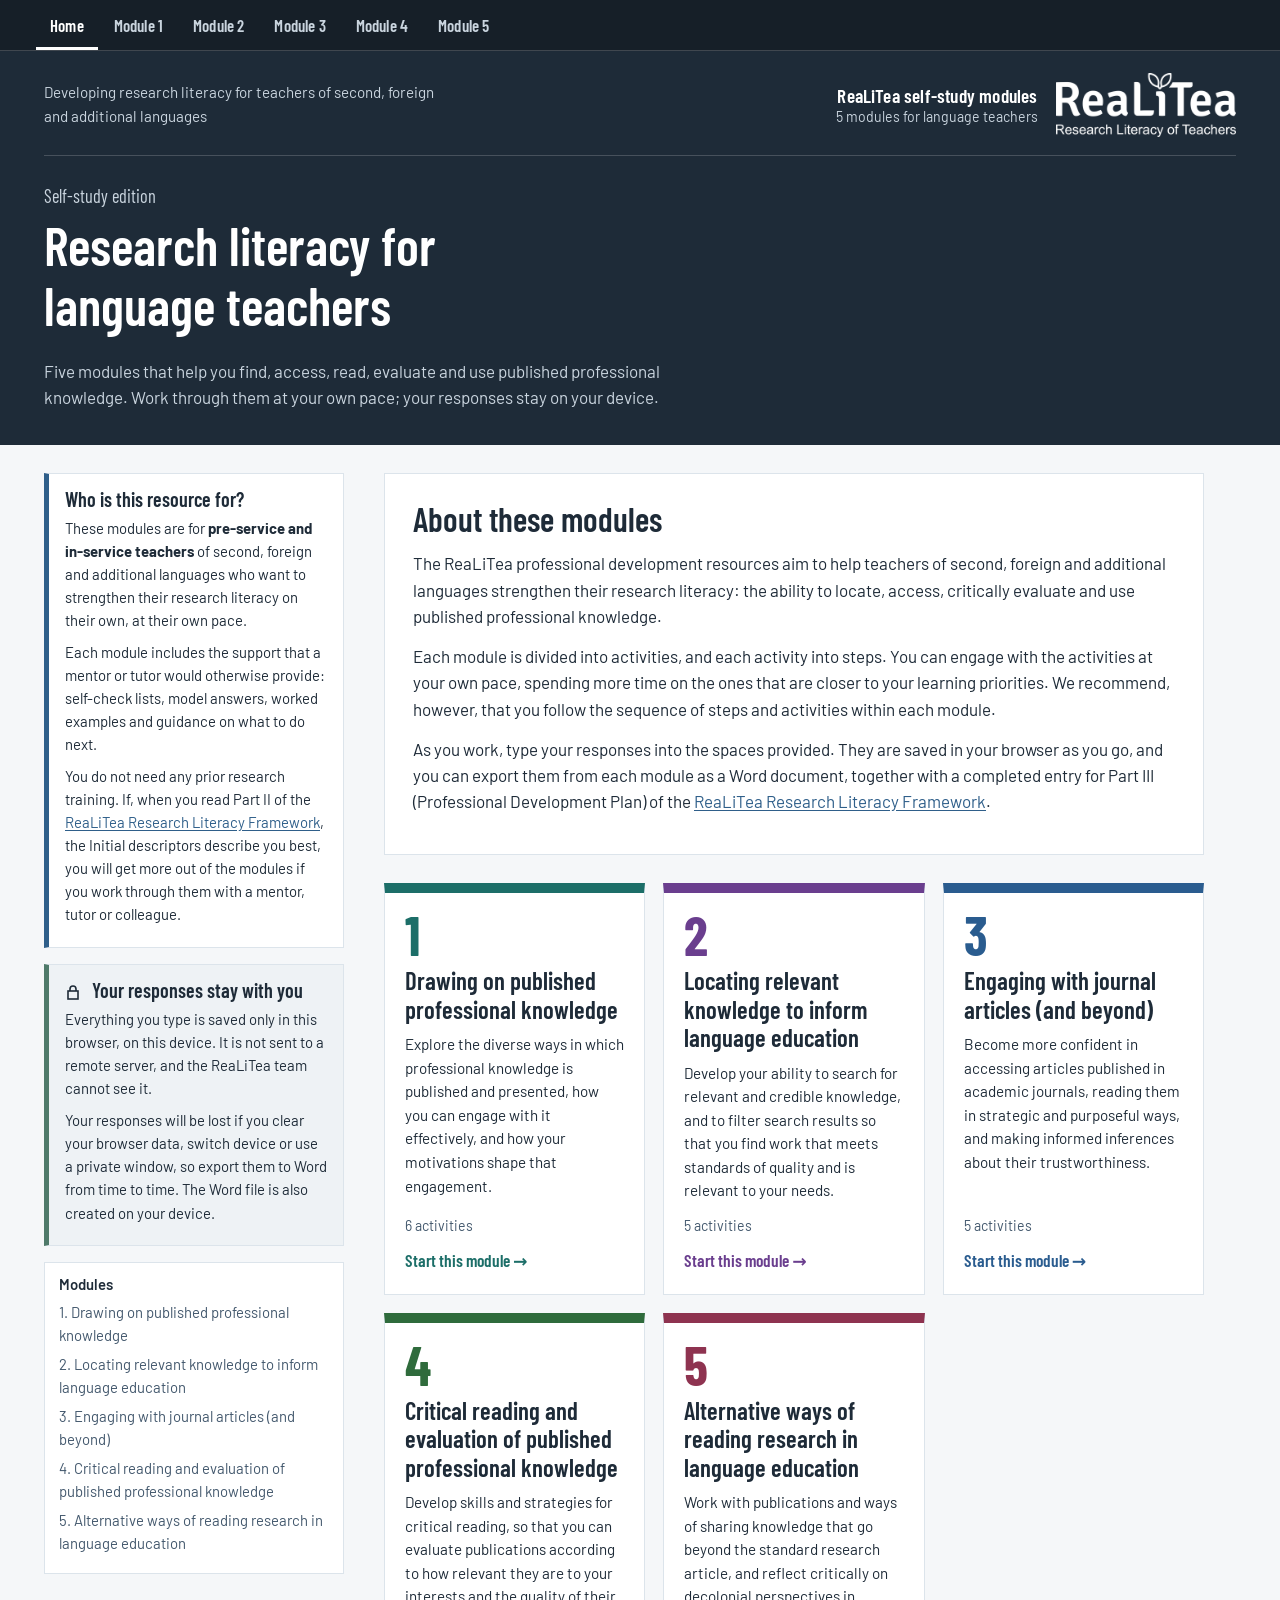
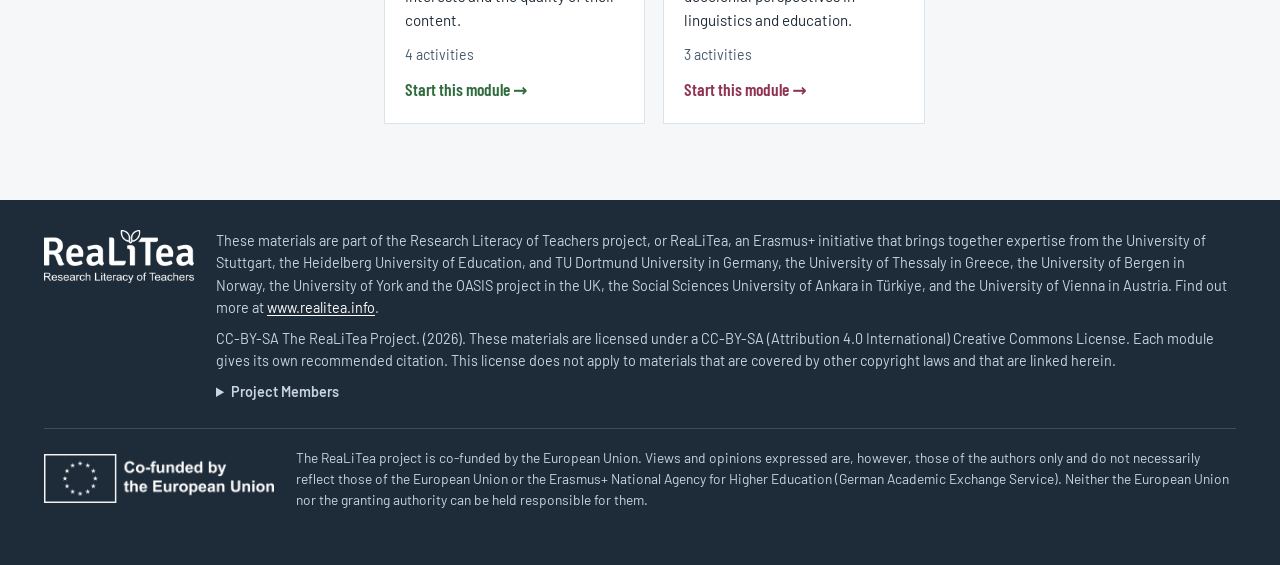
<file: modules/index.html>
<!DOCTYPE html>
<html lang="en-GB">
<head>
<meta charset="utf-8">
<meta name="viewport" content="width=device-width, initial-scale=1">
<title>ReaLiTea self-study modules</title>
<link rel="preconnect" href="https://fonts.googleapis.com">
<link rel="preconnect" href="https://fonts.gstatic.com" crossorigin>
<link href="https://fonts.googleapis.com/css2?family=Barlow:ital,wght@0,400;0,500;0,600;0,700;1,400&family=Barlow+Condensed:wght@600;700&display=swap" rel="stylesheet">
<style>:root{
  color-scheme: light;
  --ink:#1E2B38; --slate:#44596E; --steel:#6E8599; --mist:#DCE4EB; --fog:#EEF2F5; --paper:#FFFFFF; --page:#F5F7F9;
  --action:#2F5F8A; --action-dark:#234A6D; --focus:#E0A100;
  --explain:#5B7690; --worked:#2F5F8A; --branch:#8A6A2F; --voices:#6A5A8A; --resist:#8A3F3F; --expect:#4F7A6A; --options:#44596E;
  --sans:'Barlow',system-ui,-apple-system,'Segoe UI',Roboto,Arial,sans-serif;
  --cond:'Barlow Condensed','Arial Narrow',system-ui,sans-serif;
  /* page theme (overridden per page below) */
  --mast:#1E2B38; --mast-soft:#C9D4DE; --mast-num:#6E8599; --tint:#EEF2F5;
}
/* one colour family per page; layout is shared */
body.theme-home{--mast:#1E2B38;--mast-soft:#C9D4DE;--mast-num:#7F95A9;--action:#2F5F8A;--action-dark:#234A6D;--tint:#EEF2F5;--worked:#2F5F8A}
body.theme-m1{--mast:#123F3D;--mast-soft:#BFDAD6;--mast-num:#5FA39B;--action:#1C6E68;--action-dark:#14524D;--tint:#EAF4F2;--worked:#1C6E68}
body.theme-m2{--mast:#3A2250;--mast-soft:#D9C9E8;--mast-num:#9A78BA;--action:#6A3E8E;--action-dark:#502E6C;--tint:#F3EEF8;--worked:#6A3E8E}
body.theme-m3{--mast:#16304F;--mast-soft:#C6D5E6;--mast-num:#6F93BA;--action:#2A5C8F;--action-dark:#1F466E;--tint:#EDF2F8;--worked:#2A5C8F}
body.theme-m4{--mast:#1F3B26;--mast-soft:#C8DDCB;--mast-num:#6FA07A;--action:#2F6B3C;--action-dark:#23522E;--tint:#EDF5EE;--worked:#2F6B3C}
body.theme-m5{--mast:#4A1C2C;--mast-soft:#EACBD5;--mast-num:#BE7189;--action:#8E3350;--action-dark:#6E263D;--tint:#F8EEF1;--worked:#8E3350}
*{box-sizing:border-box}
html{scroll-padding-top:64px}
body{margin:0;background:var(--page);color:var(--ink);font-family:var(--sans);font-size:17px;line-height:1.55}
a{color:var(--action);text-underline-offset:2px;overflow-wrap:anywhere}
a:hover{color:var(--action-dark)}
:focus-visible{outline:3px solid var(--focus);outline-offset:2px}
p{margin:0 0 .8em} ul,ol{margin:0 0 .9em;padding-left:1.35em} li{margin-bottom:.35em}
.small{font-size:.86rem;color:var(--slate)}
h1,h2,h3{font-family:var(--cond);font-weight:600;line-height:1.15;margin:0}

/* top menu */
.topnav{position:sticky;top:0;z-index:20;background:var(--mast);background-image:linear-gradient(rgba(0,0,0,.28),rgba(0,0,0,.28));border-bottom:1px solid rgba(255,255,255,.18)}
.topnav ul{list-style:none;max-width:1240px;margin:0 auto;padding:0 16px;display:flex;gap:2px;overflow-x:auto}
.topnav li{margin:0;flex:0 0 auto}
.topnav a{display:block;padding:12px 14px 9px;border-bottom:3px solid transparent;font-family:var(--cond);font-weight:600;font-size:1.05rem;letter-spacing:.01em;color:var(--mast-soft);text-decoration:none;white-space:nowrap}
.topnav a:hover,.topnav a:focus-visible{color:#fff;background:rgba(255,255,255,.1)}
.topnav a[aria-current]{color:#fff;border-bottom-color:#fff}
/* masthead */
.masthead{background:var(--mast);color:#fff}
.mast-inner{max-width:1240px;margin:0 auto;padding:22px 24px 34px}
.mast-top{display:flex;justify-content:space-between;align-items:center;gap:20px;margin:0 0 26px;padding-bottom:18px;border-bottom:1px solid rgba(255,255,255,.18)}
.series{font-size:.95rem;color:var(--mast-soft);margin:0;max-width:46ch}
.brand{display:flex;align-items:center;gap:18px;margin-left:auto;text-decoration:none;color:#fff}
.brand-text{text-align:right;line-height:1.25}
.brand-text strong{display:block;font-family:var(--cond);font-weight:600;font-size:1.2rem;letter-spacing:.01em}
.brand-text span{display:block;font-size:.88rem;color:var(--mast-soft)}
.brand img{display:block;height:64px;width:auto}
a.brand:hover .brand-text strong{text-decoration:underline;text-underline-offset:3px}
.mast-title{display:flex;align-items:flex-end;gap:22px}
.mod-num{font-family:var(--cond);font-weight:700;font-size:clamp(5.5rem,14vw,9.5rem);line-height:.78;color:var(--mast-num)}
.mod-label{font-family:var(--cond);font-size:1.15rem;color:var(--mast-soft);margin:0 0 4px}
.masthead h1{font-size:clamp(2rem,4.6vw,3.3rem);max-width:22ch}
.mast-meta{margin:22px 0 0;color:var(--mast-soft);max-width:62ch}
@media (max-width:700px){
  .mast-top{flex-direction:column-reverse;align-items:flex-end}
  .series{align-self:flex-start}
  .brand img{height:48px}
}

/* layout */
.layout{max-width:1240px;margin:0 auto;padding:28px 24px 48px;display:grid;grid-template-columns:300px minmax(0,1fr);gap:40px;align-items:start}
.side{align-self:stretch}
.side-sticky{position:sticky;top:64px;max-height:calc(100vh - 80px);overflow:auto;margin-top:16px}
.main{max-width:820px}
@media (max-width:999px){ .layout{grid-template-columns:minmax(0,1fr);gap:20px;padding:16px 12px 40px} .side-sticky{position:static;max-height:none} }

/* my work panel */
.mywork{background:var(--paper);border:1px solid var(--mist);border-top:4px solid var(--action);padding:16px 16px 18px}
.mywork h2{font-size:1.5rem;margin-bottom:10px}
.status{font-size:.88rem;color:var(--slate);margin:6px 0 10px}
.status-warn{color:var(--resist);font-weight:600}
.inline-check{display:flex;gap:8px;align-items:flex-start;font-size:.92rem;margin:4px 0 12px}
.inline-check input{margin-top:5px}
.mywork .btn{width:100%;margin-top:8px}

.side>*+*{margin-top:16px}
.side-box{background:var(--paper);border:1px solid var(--mist);border-left:5px solid var(--c,var(--action));padding:14px 16px 12px;font-size:.93rem}
.side-box h2{font-size:1.25rem;margin:0 0 6px}
.side-box p{margin:0 0 .6em} .side-box ul{margin:0 0 .6em;padding-left:1.15em} .side-box li{margin-bottom:.25em}
.side-box.local{--c:var(--expect);background:var(--tint)}
.local-icon{display:inline-block;width:1.05em;height:1.05em;vertical-align:-2px;margin-right:6px}
.toc-wrap{margin-top:16px;background:var(--paper);border:1px solid var(--mist)}
.toc-wrap>summary{cursor:pointer;padding:10px 14px;font-family:var(--cond);font-size:1.2rem;font-weight:600}
.toc{padding:0 14px 12px;font-size:.93rem}
.toc a{text-decoration:none;color:var(--ink)} .toc a:hover{color:var(--action);text-decoration:underline}
.toc-a{display:block;font-weight:600;margin:10px 0 4px}
.toc ol{list-style:none;padding:0;margin:0 0 4px;display:flex;flex-wrap:wrap;gap:4px 12px}
.toc li{margin:0} .toc li a{display:inline-flex;align-items:center;gap:6px;color:var(--slate)}
.dot{width:10px;height:10px;border:2px solid var(--steel);display:inline-block}
.dot.done{background:var(--expect);border-color:var(--expect)}

/* buttons & fields */
.btn{font:inherit;font-family:var(--cond);font-size:1.05rem;font-weight:600;letter-spacing:.01em;border:2px solid var(--action);background:var(--paper);color:var(--action);padding:7px 14px;cursor:pointer;border-radius:0;text-decoration:none;display:inline-block}
.btn:hover{background:var(--fog)}
.btn:disabled{opacity:.6;cursor:progress}
.btn-primary{background:var(--action);color:#fff} .btn-primary:hover{background:var(--action-dark);border-color:var(--action-dark)}
.btn-quiet{border-width:1px;font-size:.98rem;padding:5px 11px;margin-top:6px}
.btn-danger{border-color:var(--resist);color:var(--resist);border-width:1px;font-size:.98rem}
.btn-danger:hover{background:#F6ECEC}
.field{margin:14px 0}
.field-label{display:block;font-weight:600;margin-bottom:6px}
input[type=text],textarea,select{font:inherit;font-size:1rem;color:var(--ink);background:#fff;border:1px solid var(--steel);border-radius:0;padding:8px 10px;width:100%}
textarea{resize:vertical;min-height:2.6em;line-height:1.45}
select{width:auto;max-width:100%;padding:6px 8px}
input[type=checkbox],input[type=radio]{width:18px;height:18px;accent-color:var(--action)}
.counter{font-size:.85rem;color:var(--slate);margin-top:4px}
.warn{color:var(--resist);font-size:.9rem;margin:6px 0 0;min-height:1em}

/* overview & activities */
.overview,.activity{background:var(--paper);border:1px solid var(--mist);padding:26px 28px;margin-bottom:28px}
.overview>h2,.activity>h2{font-size:2.1rem;margin-bottom:14px}
.intro-h{font-size:1.4rem;margin:22px 0 8px;color:var(--slate)}
.act-no{display:block;font-size:1.05rem;color:var(--steel);font-weight:600;margin-bottom:2px}
.act-meta{display:grid;grid-template-columns:repeat(3,1fr);gap:0;margin:0 0 20px;border:1px solid var(--mist);font-size:.93rem}
.act-meta>div{padding:12px 14px;border-left:1px solid var(--mist)} .act-meta>div:first-child{border-left:0}
.act-meta dt{font-family:var(--cond);font-weight:600;font-size:1.02rem;color:var(--slate);margin-bottom:4px}
.act-meta dd{margin:0} .act-meta ul{padding-left:1.1em;margin:0}
@media (max-width:700px){ .act-meta{grid-template-columns:1fr} .act-meta>div{border-left:0;border-top:1px solid var(--mist)} .act-meta>div:first-child{border-top:0} .overview,.activity{padding:18px 16px} }

.step{border-top:1px solid var(--mist)}
.step:last-child{border-bottom:1px solid var(--mist)}
.step>summary{cursor:pointer;list-style:none;display:flex;gap:14px;align-items:baseline;padding:14px 4px}
.step>summary::-webkit-details-marker{display:none}
.step>summary::after{content:'+';margin-left:auto;font-family:var(--cond);font-size:1.6rem;line-height:1;color:var(--action)}
.step[open]>summary::after{content:'–'}
.step-no{font-family:var(--cond);font-weight:700;font-size:1.05rem;color:var(--steel);min-width:4.2em}
.step-title{font-family:var(--cond);font-weight:600;font-size:1.35rem}
.step-body{padding:2px 4px 24px}

.instruction{background:var(--tint);border-left:5px solid var(--mast);padding:14px 16px;margin:4px 0 16px}
.instruction p{margin:0;font-weight:500}
.task-tags{display:flex;flex-wrap:wrap;gap:6px;margin-bottom:8px}
.tag{font-size:.8rem;font-weight:600;background:#fff;border:1px solid var(--steel);color:var(--slate);padding:1px 8px}

/* notes */
.note{border:1px solid var(--mist);border-left:5px solid var(--c,var(--explain));background:#fff;padding:12px 16px;margin:16px 0}
.note-explain,.note-note{--c:var(--explain)} .note-provisional{--c:#9A6B00;background:#FFFBEF} .note-ai{--c:#5B4A9E;background:#F6F4FC} .note-model{--c:var(--worked)} .note-worked{--c:var(--worked)} .note-branch{--c:var(--branch)} .note-voices{--c:var(--voices)} .note-resist{--c:var(--resist)} .note-expect{--c:var(--expect)} .note-options{--c:var(--options)}
.note-head{display:flex;flex-wrap:wrap;gap:4px 12px;align-items:baseline;margin-bottom:6px}
.note-kind{font-family:var(--cond);font-weight:700;font-size:1.02rem;color:var(--c)}
.note-title{font-weight:600}
.note-body>:last-child{margin-bottom:0}
details.note>summary{cursor:pointer;list-style:none;display:flex;align-items:baseline}
details.note>summary::-webkit-details-marker{display:none}
details.note>summary .note-head{margin:0}
.note-toggle{margin-left:auto;font-family:var(--cond);font-weight:600;color:var(--action)}
details.note[open] .note-toggle{visibility:hidden}
details.note[open]>summary{margin-bottom:8px}

.legend ul{list-style:none;padding:0;display:flex;flex-wrap:wrap;gap:8px 18px}
.legend li{display:flex;align-items:center;gap:8px;font-size:.93rem}
.swatch{width:14px;height:22px;background:var(--c)}

.quote{margin:12px 0;padding:0}
.quote blockquote{margin:0;padding:12px 16px;background:var(--fog);font-size:.96rem}
.quote blockquote p:last-child{margin:0}
.quote figcaption{font-size:.85rem;color:var(--slate);padding:6px 16px 0}
.sub{border:1px solid var(--mist);margin:10px 0;background:#fff}
.sub>summary{cursor:pointer;padding:10px 14px;font-family:var(--cond);font-weight:600;font-size:1.15rem}
.sub[open]>summary{border-bottom:1px solid var(--mist)}
.sub-body{padding:6px 14px 14px}
.source{border:1px solid var(--mist);border-left:5px solid var(--slate);padding:12px 16px;margin:12px 0;background:#fff}
.source-title{font-family:var(--cond);font-weight:600;font-size:1.15rem;margin-bottom:4px}
.source-cite{font-size:.92rem;margin-bottom:4px}
.email{white-space:pre-wrap;font-family:var(--sans);font-size:.95rem;background:var(--fog);padding:12px 14px;margin:6px 0 0}

/* tables */
.scroll{overflow-x:auto;max-width:100%}
table{border-collapse:collapse;width:100%;font-size:.94rem}
th,td{border:1px solid var(--mist);padding:8px 10px;text-align:left;vertical-align:top}
thead th{background:var(--mist);font-family:var(--cond);font-weight:600;font-size:1rem}
tbody th{font-weight:500;background:#FBFCFD}
table.grid{min-width:560px}
table.grid td{padding:5px}
table.grid textarea{border-color:var(--mist);min-height:3.2em}
table.grid textarea:focus{border-color:var(--steel)}
tr.group th{background:var(--fog);font-family:var(--cond);font-weight:600;font-size:1rem}
.cell-check{display:flex;justify-content:center;padding-top:6px}
.cell-mark{display:flex;flex-direction:column;gap:4px}
.grid-block{margin:16px 0}
.grid-block>.btn{margin-top:8px}
table.rank .rank-cell{width:72px;text-align:center}
table.rate td.rate-cell{text-align:center;vertical-align:middle}
ul.plain{list-style:none;padding:0;margin:0}
ul.plain li{margin:0 0 2px}

.checkbox-block{margin:18px 0;padding:12px 16px;border:1px dashed var(--steel);background:#fff}
.checkbox-block.selfcheck{border-style:solid;border-color:var(--mist);border-left:5px solid var(--expect)}
.checks-label{font-family:var(--cond);font-weight:700;font-size:1.05rem;color:var(--expect);margin-bottom:8px}
.checks{list-style:none;padding:0;margin:0}
.checks li{display:flex;gap:10px;align-items:flex-start;margin-bottom:6px}
.checks input{margin-top:4px;flex:none}

.match{margin:16px 0}
.match-options{display:grid;grid-template-columns:auto 1fr;gap:6px 12px;background:var(--fog);padding:12px 14px;margin:0 0 12px}
.match-options dt{font-family:var(--cond);font-weight:700}
.match-options dd{margin:0}
.match-items{padding-left:0;list-style:none}
.match-items li{display:flex;justify-content:space-between;gap:12px;align-items:center;border-bottom:1px solid var(--mist);padding:6px 0}

.reveal{margin:16px 0}
.btn-reveal{border-color:var(--worked);color:var(--worked)}
.reveal-prompt{border-left:5px solid var(--branch);background:#FBF7EF;padding:10px 14px;margin-top:8px}
.reveal-prompt p{margin:0}
.reveal-panel{border:1px solid var(--mist);border-top:3px solid var(--worked);padding:12px 16px;margin-top:8px}
.reveal-panel>div>:last-child{margin-bottom:0}
.score{font-weight:700;font-family:var(--cond);font-size:1.2rem}

.portfolio{border-top:4px solid var(--action)}
.export-again{margin-top:18px}

/* module-to-module navigation */
.pager{display:flex;flex-wrap:wrap;justify-content:space-between;gap:10px;margin:0 0 28px}
.pager a{flex:1 1 200px;background:var(--paper);border:1px solid var(--mist);border-top:4px solid var(--action);padding:12px 16px;text-decoration:none;color:var(--ink)}
.pager a:hover{background:var(--tint)}
.pager small{display:block;font-family:var(--cond);font-weight:600;font-size:.98rem;color:var(--action)}
.pager .next{text-align:right}

/* charts, media, provisional */
.bars{margin:14px 0;border:1px solid var(--mist);background:#fff;padding:14px 16px}
.bars-title{font-family:var(--cond);font-weight:600;font-size:1.15rem;margin-bottom:8px}
.bar-row{display:grid;grid-template-columns:minmax(0,1.5fr) minmax(0,1fr) 3.2em;gap:10px;align-items:center;font-size:.9rem;padding:4px 0;border-top:1px solid var(--fog)}
.bar-row:first-of-type{border-top:0}
.bar-track{background:var(--fog);height:14px}
.bar-fill{background:var(--action);height:14px}
.bar-val{text-align:right;font-variant-numeric:tabular-nums;font-weight:600}
@media (max-width:600px){.bar-row{grid-template-columns:minmax(0,1fr) 3.2em}.bar-track{grid-column:1/-1;grid-row:2}}
.profiles{display:grid;grid-template-columns:repeat(auto-fit,minmax(200px,1fr));gap:12px;margin:12px 0}
.profile{border:1px solid var(--mist);border-top:4px solid var(--action);background:#fff;padding:12px 14px}
.profile h4{font-family:var(--cond);font-weight:600;font-size:1.2rem;margin:0 0 4px}
.profile p{margin:0;font-size:.94rem}
.placeholder{border:2px dashed #C9A227;background:#FFFBEF;padding:14px 16px;margin:12px 0;font-size:.95rem}

/* footer */
.foot{background:var(--mast);color:var(--mast-soft);font-size:.9rem}
.foot-inner{max-width:1240px;margin:0 auto;padding:30px 24px 36px}
.foot a{color:#fff}
.foot-row{display:grid;grid-template-columns:150px minmax(0,1fr);gap:22px;align-items:start;padding:18px 0;border-top:1px solid rgba(255,255,255,.16)}
.foot-row:first-child{border-top:0;padding-top:0}
.foot-row img{display:block;width:100%;height:auto;max-width:150px}
.foot-row.eu{grid-template-columns:230px minmax(0,1fr);align-items:center}
.foot-row.eu img{max-width:230px}
.foot-row p{margin:0 0 .6em} .foot-row p:last-child{margin:0}
@media (max-width:700px){.foot-row,.foot-row.eu{grid-template-columns:1fr;gap:12px}.foot-row img{max-width:120px}.foot-row.eu img{max-width:210px}}
.foot .small{color:var(--mast-soft)}
.foot summary{cursor:pointer;font-weight:600;margin-bottom:6px}
.authors{columns:2;font-size:.88rem} @media (max-width:600px){.authors{columns:1}}

@media (prefers-reduced-motion:reduce){*{scroll-behavior:auto!important}}
@media print{
  body{background:#fff;font-size:11pt}
  .side,.btn,.reveal>.btn,.reveal-prompt,.foot-row img{filter:invert(1)}
  .reveal-panel[hidden]{display:none}
  .layout{display:block;padding:0}
  .overview,.activity{border:0;padding:0;break-before:page}
  .masthead,.foot{background:#fff;color:#000}
  .topnav{display:none}
  .mod-num{color:#999}
}
.skip{position:absolute;left:-9999px;top:8px;background:#fff;color:var(--ink);padding:8px 12px;z-index:10}
.skip:focus{left:8px}

/* landing page */
.home-intro{background:var(--paper);border:1px solid var(--mist);padding:26px 28px;margin-bottom:28px}
.home-intro h2{font-size:2.1rem;margin-bottom:12px}
.cards{display:grid;grid-template-columns:repeat(auto-fit,minmax(250px,1fr));gap:18px;margin-bottom:28px}
.card{display:flex;flex-direction:column;background:var(--paper);border:1px solid var(--mist);border-top:10px solid var(--cc);text-decoration:none;color:var(--ink);padding:18px 20px 20px}
.card:hover{box-shadow:0 2px 0 var(--cc) inset, 0 6px 18px rgba(30,43,56,.10)}
.card-num{font-family:var(--cond);font-weight:700;font-size:3.4rem;line-height:.9;color:var(--cc)}
.card h3{font-size:1.55rem;margin:6px 0 10px}
.card p{font-size:.95rem;margin:0 0 12px}
.card-meta{margin-top:auto;font-size:.88rem;color:var(--slate)}
.card-go{font-family:var(--cond);font-weight:600;font-size:1.08rem;color:var(--cc);margin-top:10px}
.card.c1{--cc:#1C6E68}.card.c2{--cc:#6A3E8E}.card.c3{--cc:#2A5C8F}.card.c4{--cc:#2F6B3C}.card.c5{--cc:#8E3350}
.sr-only{position:absolute;width:1px;height:1px;padding:0;margin:-1px;overflow:hidden;clip:rect(0,0,0,0);white-space:nowrap;border:0}
.refs{list-style:none;padding:0;margin:0 0 1em}
.refs li{padding-left:2em;text-indent:-2em;margin-bottom:.6em;font-size:.95rem}
.sub-h{font-size:1.3rem;margin:20px 0 6px}
.act-no{color:var(--action)}
.btn:hover{background:var(--tint)}
.quiz{margin:14px 0}
.quiz-q{border:1px solid var(--mist);background:#fff;margin:0 0 10px;padding:10px 14px 12px}
.quiz-q legend{font-weight:600;padding:0;display:flex;gap:8px;float:left;width:100%;margin:0 0 6px}
.quiz-opts{clear:both}
.quiz-n{font-family:var(--cond);font-weight:700;color:var(--action)}
.quiz-opts{display:flex;flex-direction:column;gap:4px;margin-top:4px}
.quiz-inline .quiz-opts{flex-direction:row;gap:18px}
.quiz-opt{display:flex;gap:8px;align-items:flex-start;cursor:pointer}
.quiz-opt input{margin-top:4px;flex:none}
.mindmap{display:grid;grid-template-columns:repeat(3,1fr);gap:10px;margin:12px 0;align-items:stretch}
.mindmap .centre{grid-column:2;grid-row:2;background:var(--mast);color:#fff;display:flex;align-items:center;justify-content:center;text-align:center;font-family:var(--cond);font-weight:600;font-size:1.15rem;padding:14px}
.mindmap .node{border:2px solid var(--action);background:var(--tint);padding:10px 12px;text-align:center;font-size:.93rem}
.mindmap .node strong{display:block;font-family:var(--cond);font-size:1.1rem}
@media (max-width:600px){.mindmap{grid-template-columns:1fr 1fr}.mindmap .centre{grid-column:1/-1;grid-row:auto;order:-1}}
.mindmap .node:last-child{grid-column:2}
@media (max-width:600px){.mindmap .node:last-child{grid-column:auto}}
.video{margin:14px 0}
.video video{display:block;width:100%;height:auto;background:#000;aspect-ratio:16/9}
.video figcaption{font-size:.86rem;color:var(--slate);padding-top:6px}
.note-ai .note-kind::before{content:'';display:inline-block;width:.7em;height:.7em;margin-right:6px;background:var(--c);transform:rotate(45deg);vertical-align:1px}
@media print{.video video{display:none}}
</style>
</head>
<body class="theme-home">
<a href="#main" class="skip">Skip to the main content</a>
<div id="app"><noscript><p style="padding:24px">These self-study modules need JavaScript to run.</p></noscript></div>
<script>/* Site-wide data shared by every page of the ReaLiTea self-study suite */
window.RLT_SITE = {
 home:'index.html',
 series:'Developing research literacy for teachers of second, foreign and additional languages',
 projectDescription:'These materials are part of the Research Literacy of Teachers project, or ReaLiTea, an Erasmus+ initiative that brings together expertise from the University of Stuttgart, the Heidelberg University of Education, and TU Dortmund University in Germany, the University of Thessaly in Greece, the University of Bergen in Norway, the University of York and the OASIS project in the UK, the Social Sciences University of Ankara in Türkiye, and the University of Vienna in Austria. Find out more at [www.realitea.info](https://www.realitea.info).',
 members:['Carolyn Blume (Heidelberg University of Education)','Louise Caruso (University of York)','Kenan Dikilitaş (University of Bergen)','Raúl García López (TU Dortmund University)','Rachael Howe (University of York)','Julia Hüttner (University of Vienna)','Sebastian Kösel (University of Stuttgart)','Achilleas Kostoulas (University of Thessaly)','Emma Marsden (University of York; University of Oxford; OASIS)','Mélissa Mletzko (Heidelberg University of Education)','Eleni Motsiou (University of Thessaly)','Luis Pak (University of Stuttgart)','Julia Pittenauer (University of Vienna)','Christina Ringel (TU Dortmund University)','Aysel Saricaoğlu (Social Sciences University of Ankara)','Saskia Schabio (University of Stuttgart)','Yela Schauwecker (University of Stuttgart)','Evgenia Tassou (University of Thessaly)','Sofiá Tsioli (University of Thessaly)','Georgios Vleioras (University of Thessaly)'],
 modules:[
  {n:1,file:'module1.html',title:'Drawing on published professional knowledge',activities:6,
   summary:'Explore the diverse ways in which professional knowledge is published and presented, how you can engage with it effectively, and how your motivations shape that engagement.'},
  {n:2,file:'module2.html',title:'Locating relevant knowledge to inform language education',activities:5,
   summary:'Develop your ability to search for relevant and credible knowledge, and to filter search results so that you find work that meets standards of quality and is relevant to your needs.'},
  {n:3,file:'module3.html',title:'Engaging with journal articles (and beyond)',activities:5,
   summary:'Become more confident in accessing articles published in academic journals, reading them in strategic and purposeful ways, and making informed inferences about their trustworthiness.'},
  {n:4,file:'module4.html',title:'Critical reading and evaluation of published professional knowledge',activities:4,
   summary:'Develop skills and strategies for critical reading, so that you can evaluate publications according to how relevant they are to your interests and the quality of their content.'},
  {n:5,file:'module5.html',title:'Alternative ways of reading research in language education',activities:3,
   summary:'Work with publications and ways of sharing knowledge that go beyond the standard research article, and reflect critically on decolonial perspectives in linguistics and education.'}
 ]
};
</script>
<script>window.RLT_ASSETS={"logoWhite": "[data-uri]", "euWhite": "[data-uri]"};</script>
<script>/* ReaLiTea self-study engine: renders module data, autosaves, exports responses to .docx */
(function(){
'use strict';
const M = window.RLT_MODULE;
if(M && window.RLT_EXTRAS) M.extras=window.RLT_EXTRAS.concat(M.extras||[]);
const SITE = window.RLT_SITE || {modules:[]};
const ASSET = window.RLT_ASSETS || {};
const $ = (tag, attrs={}, ...kids) => {
  const el = document.createElement(tag);
  for (const [k,v] of Object.entries(attrs||{})) {
    if (v==null || v===false) continue;
    if (k==='class') el.className=v;
    else if (k==='html') el.innerHTML=v;
    else if (k.startsWith('on')) el.addEventListener(k.slice(2), v);
    else el.setAttribute(k, v===true?'':v);
  }
  for (const k of kids.flat(Infinity)) if (k!=null && k!==false) el.append(k.nodeType?k:document.createTextNode(k));
  return el;
};

/* ---------- inline markup: **bold**, *italic*, [text](url) ---------- */
function segments(raw){
  const src=String(raw).replace(/\\\*/g,'\u0001');
  const fix=t=>t.replace(/\u0001/g,'*');
  return segs(src).map(s=>({...s,text:fix(s.text),link:s.link}));
}
function segs(src){
  const out=[]; const re=/\[([^\]]+)\]\((https?:[^)\s]+)\)|\*\*([^*]+)\*\*|\*([^*]+)\*/g;
  let last=0, m;
  while((m=re.exec(src))){
    if(m.index>last) out.push({text:src.slice(last,m.index)});
    if(m[1]) out.push({text:m[1],link:m[2]});
    else if(m[3]) { // bold may contain italics
      for (const s of segs(m[3])) out.push({...s,b:true});
    }
    else out.push({text:m[4],i:true});
    last=re.lastIndex;
  }
  if(last<src.length) out.push({text:src.slice(last)});
  return out;
}
function inline(src){
  const f=document.createDocumentFragment();
  for(const s of segments(String(src))){
    let node = s.link ? $('a',{href:s.link,target:'_blank',rel:'noopener'},s.text) : document.createTextNode(s.text);
    if(s.i) node=$('em',{},node);
    if(s.b) node=$('strong',{},node);
    f.append(node);
  }
  return f;
}
const plain = src => segments(String(src)).map(s=>s.text).join('');

/* ---------- state & storage ---------- */
if(!M){ window.RLT_UI_ONLY=true; }
const KEY=M?M.storageKey:'rlt-none';
let storageOK=true;
let S={name:'',data:{},started:null,updated:null,includeModels:false};
try{ const raw=localStorage.getItem(KEY); if(raw) S=Object.assign(S,JSON.parse(raw)); }catch(e){ storageOK=false; }
let saveTimer=null;
function save(){
  S.updated=new Date().toISOString();
  if(!S.started) S.started=S.updated;
  clearTimeout(saveTimer);
  saveTimer=setTimeout(()=>{
    try{ localStorage.setItem(KEY,JSON.stringify(S)); storageOK=true; }catch(e){ storageOK=false; }
    updateStatus(); updateProgress();
  },300);
}
const get = id => S.data[id];
const set = (id,v) => { S.data[id]=v; save(); };

function filled(v){
  if(v==null) return false;
  if(typeof v==='string') return v.trim()!=='';
  if(typeof v==='boolean') return v;
  if(Array.isArray(v)) return v.some(filled);
  if(typeof v==='object') return Object.values(v).some(filled);
  return !!v;
}

/* ---------- index of blocks ---------- */
const RESPONSE_TYPES=new Set(['text','grid','checks','match','rank','rate','choice','quiz']);
function walk(blocks,fn){ for(const b of blocks||[]){ fn(b); if(b.body) walk(b.body,fn); } }
function stepHasResponse(step){ let r=false; walk(step.blocks,b=>{ if(RESPONSE_TYPES.has(b.t) && !b.selfcheck && filled(get(b.id))) r=true; }); return r; }

/* ---------- block renderers ---------- */
const NOTE_LABEL={note:'Note',explain:'Explanation',worked:'Worked example',branch:'If… then…',voices:'Other voices',resist:'Keep in mind',expect:'What to expect',options:'Multiple options',provisional:'Still in preparation',ai:'AI-generated',model:'One possible response'};
const TASK_LABEL={online:'Online resources',writing:'Writing task',reading:'Focused reading task',reflection:'Reflection task',discussion:'Discussion option',video:'Video-based task'};

function field(label, control, id){
  return $('div',{class:'field'}, label?$('label',{class:'field-label',for:id},inline(label)):null, control);
}

function render(b){
  switch(b.t){
  case 'h': return $('h3',{class:'intro-h'},b.text);
  case 'p': {
    if(b.instr) return $('div',{class:'instruction'},
      b.task?$('div',{class:'task-tags'},b.task.map(t=>$('span',{class:'tag tag-'+t},TASK_LABEL[t]))):null,
      $('p',{},inline(b.text)));
    return $('p',{class:b.small?'small':null},inline(b.text));
  }
  case 'list': return $('ul',{},b.items.map(i=>$('li',{},inline(i))));
  case 'olist': return $('ol',{},b.items.map(i=>$('li',{},inline(i))));
  case 'quote': return $('figure',{class:'quote'},
      $('blockquote',{},String(b.text).split('\n\n').map(t=>$('p',{},t.split('\n').map((ln,i)=>[i?$('br'):null,inline(ln)])))),
      b.cite?$('figcaption',{},inline(b.cite)):null);
  case 'source': return $('div',{class:'source'},
      $('div',{class:'source-title'},b.title),
      $('p',{class:'source-cite'},inline(b.citation)),
      $('a',{class:'btn btn-quiet',href:b.url,target:'_blank',rel:'noopener'},'Open in a new tab'));
  case 'table': return $('div',{class:'scroll'},$('table',{class:'static'},
      $('thead',{},$('tr',{},b.head.map(h=>$('th',{scope:'col'},inline(h))))),
      $('tbody',{},b.rows.map(r=>$('tr',{},r.map((c,i)=>{
        const inner = b.split ? $('ul',{class:'plain'},c.split(b.split).map(x=>$('li',{},x.trim()))) : inline(c);
        return (i===0 && !b.split && b.head[0]==='') ? $('th',{scope:'row'},inline(c)) : $('td',{},inner);
      }))))));
  case 'sub': return $('details',{class:'sub'},$('summary',{},b.title),$('div',{class:'sub-body'},b.body.map(render)));
  case 'note': {
    const body=$('div',{class:'note-body'},b.body.map(render));
    const head=$('div',{class:'note-head'},$('span',{class:'note-kind'},NOTE_LABEL[b.kind]||'Note'),
      b.title && b.title!==NOTE_LABEL[b.kind] ? $('span',{class:'note-title'},b.title):null);
    if(b.collapsed){
      return $('details',{class:'note note-'+b.kind},$('summary',{},head,$('span',{class:'note-toggle'},'Show')),body);
    }
    return $('aside',{class:'note note-'+b.kind},head,body);
  }
  case 'email': {
    const pre=$('pre',{class:'email'},b.text);
    const btn=$('button',{class:'btn btn-quiet',type:'button',onclick:async()=>{
      try{ await navigator.clipboard.writeText(b.text); btn.textContent='Copied'; }catch(e){ btn.textContent='Select the text to copy it'; }
      setTimeout(()=>btn.textContent='Copy the email',2000);
    }},'Copy the email');
    return $('div',{},pre,btn);
  }
  case 'bars': return $('figure',{class:'bars'},
      b.title?$('figcaption',{class:'bars-title'},b.title):null,
      b.rows.map(([lab,val])=>$('div',{class:'bar-row'},$('span',{},lab),
        $('div',{class:'bar-track','aria-hidden':'true'},$('div',{class:'bar-fill',style:`width:${val}%`})),
        $('span',{class:'bar-val'},val+'%'))),
      b.note?$('p',{class:'small',style:'margin:8px 0 0'},inline(b.note)):null);
  case 'profiles': return $('div',{class:'profiles'},b.items.map(([name,text])=>$('div',{class:'profile'},$('h4',{},name),$('p',{},inline(text)))));
  case 'mindmap': return $('figure',{class:'mindmap',role:'img','aria-label':b.alt},
      b.nodes.slice(0,4).map(([t,d])=>$('div',{class:'node','aria-hidden':'true'},$('strong',{},t),d||'')),
      $('div',{class:'centre','aria-hidden':'true'},b.centre),
      b.nodes.slice(4).map(([t,d])=>$('div',{class:'node','aria-hidden':'true'},$('strong',{},t),d||'')));
  case 'video': return $('figure',{class:'video'},
      $('video',{controls:true,preload:'metadata',playsinline:true,poster:b.poster||null,'aria-label':b.title},
        $('source',{src:b.src,type:'video/mp4'}),
        $('p',{},'Your browser cannot play this video. ',$('a',{href:b.src},'Download the video'),'.')),
      $('figcaption',{},inline(b.caption||b.title)));
  case 'placeholder': return $('div',{class:'placeholder',role:'note'},$('strong',{},'Still in preparation: '),inline(b.text));
  case 'refs': return $('ul',{class:'refs'},b.items.map(i=>$('li',{},inline(i))));
  case 'h4': return $('h3',{class:'sub-h'},b.text);
  case 'legend': return $('div',{class:'legend'},
      $('p',{},'Throughout the module, support appears in boxes like these:'),
      $('ul',{class:'legend-list'},['explain','worked','expect','branch','voices','resist','options'].map(k=>$('li',{class:'note-'+k},$('span',{class:'swatch'}),NOTE_LABEL[k]))));
  case 'text': return renderText(b);
  case 'choice': {
    const id='f-'+b.id;
    const sel=$('select',{id,onchange:e=>set(b.id,e.target.value)},b.options.map(o=>$('option',{value:o},o||'Choose…')));
    sel.value=get(b.id)||'';
    return field(b.label,sel,id);
  }
  case 'checks': return renderChecks(b);
  case 'grid': return renderGrid(b);
  case 'match': return renderMatch(b);
  case 'rank': return renderRank(b);
  case 'rate': return renderRate(b);
  case 'reveal': return renderReveal(b);
  case 'quiz': return renderQuiz(b);
  case 'quizscore': {
    const el=$('p',{class:'score'});
    const upd=()=>{ const v=get(b.of)||{}; const blk=findBlock(b.of); const n=blk.items.filter((q,i)=>String(v[i])===String(q.key)).length;
      el.textContent = `You answered ${n} out of ${blk.items.length} correctly.`; };
    upd(); el._update=upd; return el;
  }
  case 'matchscore': {
    const el=$('p',{class:'score'});
    const upd=()=>{ const v=get(b.of)||{}; const blk=findBlock(b.of); const n=blk.key.filter((k,i)=>v[i]===k).length;
      el.textContent = `You matched ${n} out of ${blk.key.length} correctly.`; };
    upd(); el._update=upd; return el;
  }
  }
  return $('div',{},'');
}

function renderText(b){
  const id='f-'+b.id;
  const ctl = b.rows===1
    ? $('input',{id,type:'text',value:get(b.id)||''})
    : $('textarea',{id,rows:b.rows||4},get(b.id)||'');
  const counter = b.words ? $('div',{class:'counter','aria-live':'polite'}) : null;
  const upd=()=>{ if(counter){ const n=(ctl.value.trim().match(/\S+/g)||[]).length;
      counter.textContent=`${n} ${n===1?'word':'words'}`+(b.target?` (aim for ${b.target[0]}–${b.target[1]})`:''); } };
  ctl.addEventListener('input',()=>{ set(b.id,ctl.value); upd(); });
  upd();
  return $('div',{class:'field'},$('label',{class:'field-label',for:id},inline(b.label)),ctl,counter);
}

function renderChecks(b){
  const v=get(b.id)||{};
  const list=$('ul',{class:'checks'},b.items.map((item,i)=>{
    const id=`f-${b.id}-${i}`;
    const cb=$('input',{type:'checkbox',id,onchange:e=>{ const cur=Object.assign({},get(b.id)); cur[i]=e.target.checked; set(b.id,cur); }});
    cb.checked=!!v[i];
    return $('li',{},cb,$('label',{for:id},inline(item)));
  }));
  const box=$('div',{class:'checkbox-block'+(b.selfcheck?' selfcheck':'')},$('div',{class:'checks-label'},inline(b.label)),list);
  if(b.gate) return gateWrap(b,box,'Show the self-check points');
  return box;
}

function cellControl(b,col,r,c,rowsState){
  const val=(rowsState[r]||[])[c];
  const write=v=>{ const cur=(get(b.id)||[]).map(x=>x?x.slice():[]); while(cur.length<=r) cur.push([]); cur[r][c]=v; set(b.id,cur); };
  const aria=`${plain(b.label)}, row ${r+1}, ${col.h||'column '+(c+1)}`;
  if(col.type==='check'){ const cb=$('input',{type:'checkbox','aria-label':aria,onchange:e=>write(e.target.checked)}); cb.checked=!!val; return $('div',{class:'cell-check'},cb); }
  if(col.type==='select'){ const s=$('select',{'aria-label':aria,onchange:e=>write(e.target.value)},col.options.map(o=>$('option',{value:o},o||'—'))); s.value=val||''; return s; }
  if(col.type==='mark'){
    const cur=val||{};
    const s=$('select',{'aria-label':aria+' rating'},['','✔','~','✘'].map(o=>$('option',{value:o},o||'—')));
    s.value=cur.m||'';
    const t=$('textarea',{rows:2,'aria-label':aria+' evidence',placeholder:'Evidence'},cur.t||'');
    const w=()=>write({m:s.value,t:t.value});
    s.addEventListener('change',w); t.addEventListener('input',w);
    return $('div',{class:'cell-mark'},s,t);
  }
  const t=$('textarea',{rows:2,'aria-label':aria},val||'');
  t.addEventListener('input',()=>write(t.value));
  return t;
}

function renderGrid(b){
  const wrap=$('div',{class:'grid-block'});
  const draw=()=>{
    wrap.innerHTML='';
    const saved=get(b.id)||[];
    const n=Math.max(b.rows.length,saved.length);
    const tbody=$('tbody');
    for(let r=0;r<n;r++){
      const def=b.rows[r]||[];
      if(def[0] && def[0].group){ tbody.append($('tr',{class:'group'},$('th',{colspan:b.cols.length,scope:'colgroup'},def[0].group))); continue; }
      tbody.append($('tr',{},b.cols.map((col,c)=>{
        if(col.type) return $('td',{},cellControl(b,col,r,c,saved));
        return $('th',{scope:'row'},inline(def[c]||''));
      })));
    }
    const table=$('table',{class:'grid'},
      $('colgroup',{},b.cols.map(col=>$('col',{style:col.w?`width:${col.w}px`:null}))),
      $('thead',{},$('tr',{},b.cols.map(col=>$('th',{scope:'col'},inline(col.h))))),tbody);
    wrap.append($('div',{class:'field-label'},inline(b.label)),$('div',{class:'scroll'},table));
    if(b.addable) wrap.append($('button',{class:'btn btn-quiet',type:'button',onclick:()=>{
      const cur=(get(b.id)||[]).slice(); while(cur.length<n) cur.push([]); cur.push([]); set(b.id,cur); draw();
    }},'Add a row'));
  };
  draw();
  return wrap;
}

function renderMatch(b){
  const v=get(b.id)||{};
  const opts=$('dl',{class:'match-options'},b.options.map(([k,t])=>[$('dt',{},k),$('dd',{},inline(t))]));
  const rows=b.items.map((item,i)=>{
    const id=`f-${b.id}-${i}`;
    const s=$('select',{id,onchange:e=>{ const cur=Object.assign({},get(b.id)); cur[i]=e.target.value; set(b.id,cur); refreshScores(); }},
      ['',...b.options.map(o=>o[0])].map(o=>$('option',{value:o},o||'—')));
    s.value=v[i]||'';
    return $('li',{},$('label',{for:id},`${i+1}. ${item}`),s);
  });
  return $('div',{class:'match'},$('div',{class:'field-label'},b.label),opts,$('ol',{class:'match-items'},rows));
}

function renderQuiz(b){
  const v=get(b.id)||{};
  const letters=b.letters||'abcdefgh';
  return $('div',{class:'quiz'},b.label?$('div',{class:'field-label'},inline(b.label)):null,
    b.items.map((q,i)=>$('fieldset',{class:'quiz-q'+(b.inline?' quiz-inline':'')},
      $('legend',{},$('span',{class:'quiz-n'},`${i+1}`),inline(q.q)),
      $('div',{class:'quiz-opts'},q.options.map((o,k)=>{
        const id=`f-${b.id}-${i}-${k}`;
        const rb=$('input',{type:'radio',id,name:`${b.id}-${i}`,value:String(k),onchange:()=>{ const cur=Object.assign({},get(b.id)); cur[i]=String(k); set(b.id,cur); refreshScores(); }});
        rb.checked=v[i]===String(k);
        return $('label',{for:id,class:'quiz-opt'},rb,$('span',{},b.inline?o:[`${letters[k]}. `,inline(o)]));
      })))));
}

function renderRank(b){
  const warn=$('p',{class:'warn','aria-live':'polite'});
  const check=()=>{ const v=Object.values(get(b.id)||{}).filter(Boolean); warn.textContent = new Set(v).size<v.length ? 'You have used the same rank more than once.' : ''; };
  const n=b.items.length;
  const rows=b.items.map(([name,desc],i)=>{
    const id=`f-${b.id}-${i}`;
    const s=$('select',{id,onchange:e=>{ const cur=Object.assign({},get(b.id)); cur[i]=e.target.value; set(b.id,cur); check(); }},
      ['',...Array.from({length:n},(_,k)=>String(k+1))].map(o=>$('option',{value:o},o||'—')));
    s.value=(get(b.id)||{})[i]||'';
    return $('tr',{},$('td',{class:'rank-cell'},s),$('th',{scope:'row'},$('label',{for:id},name)),desc?$('td',{},desc):null);
  });
  check();
  const hasDesc=b.items.some(it=>it[1]);
  return $('div',{class:'grid-block'},$('div',{class:'field-label'},b.label),
    $('div',{class:'scroll'},$('table',{class:'grid rank'},$('thead',{},$('tr',{},$('th',{scope:'col'},'Rank'),$('th',{scope:'col'},b.headLabel||'Evaluation criterion'),hasDesc?$('th',{scope:'col'},'Description'):null)),$('tbody',{},rows))),warn);
}

function renderRate(b){
  const v=get(b.id)||{};
  const rows=b.items.map((item,i)=> item.group ? $('tr',{class:'group'},$('th',{colspan:b.scale.length+1,scope:'colgroup'},item.group)) : $('tr',{},$('th',{scope:'row'},item),b.scale.map((lab,k)=>{
    const rb=$('input',{type:'radio',name:`${b.id}-${i}`,value:String(k+1),'aria-label':`${item}: ${lab}`,onchange:()=>{ const cur=Object.assign({},get(b.id)); cur[i]=String(k+1); set(b.id,cur); }});
    rb.checked=v[i]===String(k+1);
    return $('td',{class:'rate-cell'},rb);
  })));
  return $('div',{class:'grid-block'},$('div',{class:'field-label'},b.label),
    $('div',{class:'scroll'},$('table',{class:'grid rate'},$('thead',{},$('tr',{},$('th',{scope:'col'},b.headLabel||'Criterion'),b.scale.map(s=>$('th',{scope:'col'},s)))),$('tbody',{},rows))));
}

function gateWrap(b,content,label){
  const box=$('div',{class:'reveal'});
  const panel=$('div',{class:'reveal-panel',hidden:true},content);
  const prompt=$('div',{class:'reveal-prompt',hidden:true},
    $('p',{},'You have not responded to this task yet. You will get more from the model if you try first.'),
    $('button',{class:'btn btn-quiet',type:'button',onclick:()=>open()},'Show it anyway'));
  const btn=$('button',{class:'btn btn-reveal',type:'button','aria-expanded':'false',onclick:()=>{
    if(!panel.hidden){ panel.hidden=true; btn.setAttribute('aria-expanded','false'); btn.textContent=label; return; }
    const ready=!b.gate || b.gate.some(id=>filled(get(id)));
    if(ready) open(); else { prompt.hidden=false; }
  }},label);
  function open(){ prompt.hidden=true; panel.hidden=false; btn.setAttribute('aria-expanded','true'); btn.textContent='Hide'; refreshScores(); }
  box.append(btn,prompt,panel);
  return box;
}
function renderReveal(b){ return gateWrap(b,$('div',{},b.body.map(render)),b.label); }

const blockIndex={};
if(M) for(const a of M.activities) for(const s of a.steps) walk(s.blocks,b=>{ if(b.id){ if(blockIndex[b.id]) console.warn('duplicate id',b.id); blockIndex[b.id]=b; } });

function findBlock(id){ return blockIndex[id]; }
function refreshScores(){ document.querySelectorAll('.score').forEach(el=>el._update&&el._update()); }

/* ---------- page ---------- */
const PORTFOLIO=[
  {id:'pf-expect',label:'In what ways did you expect this activity to develop your research literacy?'},
  {id:'pf-impact',label:'In what positive or negative ways did this activity impact your research literacy?'},
  {id:'pf-further',label:'Are there any other skills or areas of knowledge that you need to develop based on your experience of this activity?'}];

let statusEl, navDots={};
function updateStatus(){
  if(!statusEl) return;
  if(!storageOK){ statusEl.textContent='This browser is not saving your responses (for example, in a private window). Export them before you close the page.'; statusEl.className='status status-warn'; return; }
  if(S.updated){ const d=new Date(S.updated); statusEl.textContent=`Saved on this device at ${d.toLocaleTimeString([], {hour:'2-digit',minute:'2-digit'})}.`; }
  else statusEl.textContent='Your responses are saved on this device as you type.';
  statusEl.className='status';
}
function updateProgress(){
  for(const a of M.activities) for(const s of a.steps){ const d=navDots[s.id]; if(d) d.classList.toggle('done',stepHasResponse(s)); }
}

/* ---------- shared page furniture (also used by the landing page) ---------- */
function masthead(opts){
  const brand=$('a',{class:'brand',href:SITE.home||'index.html'},
    $('div',{class:'brand-text'},$('strong',{},'ReaLiTea self-study modules'),$('span',{},opts.brandLine)),
    ASSET.logoWhite?$('img',{src:ASSET.logoWhite,alt:'ReaLiTea – Research Literacy of Teachers logo'}):null);
  const frag=document.createDocumentFragment();
  frag.append(topnav(opts.current||0), $('header',{class:'masthead'},$('div',{class:'mast-inner'},
    $('div',{class:'mast-top'},$('p',{class:'series'},SITE.series),brand),
    opts.title, opts.meta?$('p',{class:'mast-meta'},opts.meta):null)));
  return frag;
}
/* menu at the top of every page: home plus one link per module */
function topnav(current){
  const link=(href,label,title,on)=>{ const o={href,title}; if(on) o['aria-current']='page';
    return $('li',{},$('a',o,label)); };
  return $('nav',{class:'topnav','aria-label':'Modules'},$('ul',{},
    link(SITE.home||'index.html','Home','Self-study modules home',!current),
    SITE.modules.map(m=>link(m.file,`Module ${m.n}`,`Module ${m.n}: ${m.title}`,m.n===current))));
}
function audienceBox(items,extra){
  return $('section',{class:'side-box audience','aria-labelledby':'aud-h'},
    $('h2',{id:'aud-h'},'Who is this resource for?'),
    items.map(t=>$('p',{},inline(t))), extra||null);
}
function localBox(){
  const icon=$('span',{class:'local-icon','aria-hidden':'true',html:'<svg viewBox="0 0 16 16" width="16" height="16"><rect x="3" y="7" width="10" height="8" fill="none" stroke="currentColor" stroke-width="1.6"/><path d="M5 7V5a3 3 0 0 1 6 0v2" fill="none" stroke="currentColor" stroke-width="1.6"/></svg>'});
  return $('section',{class:'side-box local','aria-labelledby':'local-h'},
    $('h2',{id:'local-h'},icon,'Your responses stay with you'),
    $('p',{},'Everything you type is saved only in this browser, on this device. It is not sent to a remote server, and the ReaLiTea team cannot see it.'),
    $('p',{},'Your responses will be lost if you clear your browser data, switch device or use a private window, so export them to Word from time to time. The Word file is also created on your device.'));
}
function footer(){
  const cite = M ? M.citation : null;
  return $('footer',{class:'foot'},$('div',{class:'foot-inner'},
    $('div',{class:'foot-row'},
      ASSET.logoWhite?$('img',{src:ASSET.logoWhite,alt:'ReaLiTea – Research Literacy of Teachers logo'}):null,
      $('div',{},
        $('p',{},inline(SITE.projectDescription)),
        $('p',{},inline(cite ? `CC-BY-SA The ReaLiTea Project. (2026). This material is licensed under a CC-BY-SA (Attribution 4.0 International) Creative Commons License. Please credit it as follows: ${cite} This license does not apply to materials that are covered by other copyright laws and that are linked herein.`
          : `CC-BY-SA The ReaLiTea Project. (2026). These materials are licensed under a CC-BY-SA (Attribution 4.0 International) Creative Commons License. Each module gives its own recommended citation. This license does not apply to materials that are covered by other copyright laws and that are linked herein.`)),
        $('details',{},$('summary',{},'Project Members'),$('p',{class:'small'},'Listed in alphabetical order.'),$('ul',{class:'plain authors'},SITE.members.map(a=>$('li',{},a)))))),
    $('div',{class:'foot-row eu'},
      ASSET.euWhite?$('img',{src:ASSET.euWhite,alt:'Co-funded by the European Union'}):null,
      $('p',{class:'small'},'The ReaLiTea project is co-funded by the European Union. Views and opinions expressed are, however, those of the authors only and do not necessarily reflect those of the European Union or the Erasmus+ National Agency for Higher Education (German Academic Exchange Service). Neither the European Union nor the granting authority can be held responsible for them.'))));
}
function pager(n){
  const mods=SITE.modules; const i=mods.findIndex(m=>m.n===n);
  const prev=mods[i-1], next=mods[i+1];
  return $('nav',{class:'pager','aria-label':'Other modules'},
    prev?$('a',{href:prev.file,class:'prev'},$('small',{},`← Module ${prev.n}`),prev.title):$('a',{href:SITE.home||'index.html',class:'prev'},$('small',{},'← All modules'),'Self-study modules home'),
    next?$('a',{href:next.file,class:'next'},$('small',{},`Module ${next.n} →`),next.title):$('a',{href:SITE.home||'index.html',class:'next'},$('small',{},'All modules →'),'Self-study modules home'));
}
window.RLT_UI={$,inline,masthead,audienceBox,localBox,footer};

function build(){
  const root=document.getElementById('app');
  root.innerHTML='';

  root.append(masthead({
    current:M.number,
    brandLine:`Module ${M.number} of ${SITE.modules.length||5}`,
    title:$('div',{class:'mast-title'},$('span',{class:'mod-num','aria-hidden':'true'},String(M.number)),
      $('div',{},$('p',{class:'mod-label'},`Module ${M.number}, self-study edition`),$('h1',{},M.title))),
    meta:'Work through the steps at your own pace. Your responses stay on this device until you export them.'}));

  const layout=$('div',{class:'layout'});
  root.append(layout);

  // aside: audience, my work, local storage, nav
  statusEl=$('p',{class:'status'});
  const nameInput=$('input',{type:'text',id:'f-name',value:S.name||'',autocomplete:'name'});
  nameInput.addEventListener('input',()=>{ S.name=nameInput.value; save(); });
  const incl=$('input',{type:'checkbox',id:'f-incl'}); incl.checked=!!S.includeModels;
  incl.addEventListener('change',()=>{ S.includeModels=incl.checked; save(); });
  const exportBtn=$('button',{class:'btn btn-primary',type:'button',onclick:()=>exportDocx(exportBtn)},'Export your responses (.docx)');
  const clearBtn=$('button',{class:'btn btn-danger',type:'button',onclick:()=>{
    if(confirm('Delete all your responses to this module from this device? This cannot be undone. Export them first if you want to keep them.')){
      S={name:'',data:{},started:null,updated:null,includeModels:false};
      try{ localStorage.removeItem(KEY); }catch(e){}
      build(); }
  }},'Clear your responses');
  const nav=$('nav',{class:'toc','aria-label':'Module contents'},
    $('a',{href:'#overview',class:'toc-a'},'Module overview'),
    M.activities.map((a,ai)=>$('div',{class:'toc-group'},
      $('a',{href:'#'+a.id,class:'toc-a'},`Activity ${ai+1}: ${a.title}`),
      $('ol',{},a.steps.map((s,si)=>{ const dot=$('span',{class:'dot','aria-hidden':'true'}); navDots[s.id]=dot;
        return $('li',{},$('a',{href:'#'+s.id,onclick:()=>openStep(s.id)},dot,s.label||`Step ${si+1}`)); })))),
    M.extras?M.extras.map(x=>$('a',{href:'#'+x.id,class:'toc-a'},x.title)):null,
    $('a',{href:'#portfolio',class:'toc-a'},'Portfolio entry'));
  layout.append($('aside',{class:'side'},
    audienceBox(M.audience),
    localBox(),
    $('div',{class:'side-sticky'},
    $('section',{class:'mywork','aria-labelledby':'mywork-h'},
      $('h2',{id:'mywork-h'},'Your work'),
      $('div',{class:'field'},$('label',{class:'field-label',for:'f-name'},'Your name (optional, shown on the export)'),nameInput),
      statusEl,
      $('div',{class:'inline-check'},incl,$('label',{for:'f-incl'},'Include model answers in the export')),
      exportBtn, clearBtn),
    $('details',{class:'toc-wrap',open:window.matchMedia('(min-width: 1000px)').matches},$('summary',{},'Contents'),nav))));

  const main=$('main',{class:'main',id:'main'});
  layout.append(main);

  main.append($('section',{class:'overview',id:'overview'},$('h2',{},'Module overview'),M.intro.map(render)));

  M.activities.forEach((a,ai)=>{
    const sec=$('section',{class:'activity',id:a.id},
      $('h2',{},$('span',{class:'act-no'},`Activity ${ai+1}`),a.title),
      $('dl',{class:'act-meta'},
        $('div',{},$('dt',{},'This activity will help you to'),$('dd',{},$('ul',{},a.helps.map(h=>$('li',{},inline(h)))))),
        $('div',{},$('dt',{},'To do this activity, you will need'),$('dd',{},$('ul',{},a.needs.map(h=>$('li',{},inline(h)))))),
        $('div',{},$('dt',{},'Time required'),$('dd',{},a.time))),
      a.lead?a.lead.map(render):null);
    a.steps.forEach((s,si)=>{
      sec.append($('details',{class:'step',id:s.id},
        $('summary',{},$('span',{class:'step-no'},s.label||`Step ${si+1}`),$('span',{class:'step-title'},s.title)),
        $('div',{class:'step-body'},s.blocks.map(render))));
    });
    main.append(sec);
  });

  if(M.extras) M.extras.forEach(x=>main.append($('section',{class:'activity',id:x.id},$('h2',{},x.title),x.blocks.map(render))));

  main.append($('section',{class:'activity portfolio',id:'portfolio'},
    $('h2',{},$('span',{class:'act-no'},'Portfolio'),'Recording this module in your Professional Development Plan'),
    $('p',{},inline(`Part III of the [ReaLiTea Research Literacy Framework](https://www.realitea.info/frae) asks you to record the research engagement activities you undertake. The export includes a completed row for the **${M.facet}** table, using what you write here. You can fill this in now or later.`)),
    PORTFOLIO.map(f=>renderText({t:'text',id:f.id,label:f.label,rows:3})),
    $('div',{class:'export-again'},$('button',{class:'btn btn-primary',type:'button',onclick:e=>exportDocx(e.currentTarget)},'Export your responses (.docx)'))));

  main.append(pager(M.number));

  root.append(footer());
  updateStatus(); updateProgress();
  if(location.hash) openStep(location.hash.slice(1));
}

function openStep(id){ const el=document.getElementById(id); if(el && el.tagName==='DETAILS') el.open=true; }
window.addEventListener('hashchange',()=>openStep(location.hash.slice(1)));
window.addEventListener('beforeprint',()=>document.querySelectorAll('details').forEach(d=>d.open=true));

/* ---------- export to .docx ---------- */
async function exportDocx(btn){
  if(!window.docx){ alert('The export tool could not load. Check your internet connection and try again, or use your browser\'s Print option to save a PDF.'); return; }
  const D=window.docx;
  const original=btn.textContent; btn.disabled=true; btn.textContent='Preparing…';
  try{
    const W=9638; // A4 minus 2 cm margins, in DXA
    const FONT='Calibri';
    const runs=(src,extra={})=>segments(String(src)).map(s=>{
      const o={text:s.text,bold:s.b||extra.bold,italics:s.i||extra.italics,size:extra.size,color:extra.color};
      return s.link ? new D.ExternalHyperlink({link:s.link,children:[new D.TextRun({...o,style:'Hyperlink'})]}) : new D.TextRun(o);
    });
    const para=(src,o={})=>new D.Paragraph({children:runs(src,o),spacing:{after:120},...(o.p||{})});
    const multi=(txt,o={})=>String(txt).split(/\n/).map(line=>new D.Paragraph({children:[new D.TextRun({text:line,...o})],spacing:{after:60}}));
    const label=txt=>new D.Paragraph({children:runs(txt,{bold:true}),spacing:{before:160,after:60},keepNext:true});
    const border={style:D.BorderStyle.SINGLE,size:4,color:'9AA9B6'};
    const borders={top:border,bottom:border,left:border,right:border};
    function table(head,rows,widths){
      const cols=head.length; const tw=widths?widths.reduce((a,b)=>a+b,0):W;
      const cw=widths||Array(cols).fill(Math.floor(W/cols));
      const cell=(content,i,isHead,shade)=>new D.TableCell({borders,width:{size:cw[i],type:D.WidthType.DXA},
        margins:{top:60,bottom:60,left:100,right:100},
        shading:(isHead||shade)?{type:D.ShadingType.CLEAR,color:'auto',fill:isHead?'DCE4EB':'EEF2F5'}:undefined,
        children:(Array.isArray(content)?content:[content]).flatMap(c=> typeof c==='string'
          ? (c===''?[new D.Paragraph('')]:String(c).split('\n').map(l=>new D.Paragraph({children:runs(l,{bold:isHead})})))
          : [c])});
      return new D.Table({width:{size:tw,type:D.WidthType.DXA},columnWidths:cw,layout:D.TableLayoutType.FIXED,
        rows:[new D.TableRow({tableHeader:true,children:head.map((h,i)=>cell(plain(h),i,true))}),
          ...rows.map(r=> r.group
            ? new D.TableRow({children:[new D.TableCell({borders,columnSpan:cols,width:{size:tw,type:D.WidthType.DXA},shading:{type:D.ShadingType.CLEAR,color:'auto',fill:'EEF2F5'},children:[new D.Paragraph({children:[new D.TextRun({text:r.group,bold:true})]})]})]})
            : new D.TableRow({cantSplit:true,children:r.map((c,i)=>cell(c,i,false))}))]});
    }
    const gap=()=>new D.Paragraph({text:'',spacing:{after:80}});
    const widthsFor=cols=>{ const px=cols.map(c=>c.w||160); const tot=px.reduce((a,b)=>a+b,0); const w=px.map(p=>Math.floor(W*p/tot)); w[w.length-1]+=W-w.reduce((a,b)=>a+b,0); return w; };

    function responseChildren(b){
      const v=get(b.id);
      if(b.t==='text'){ if(!filled(v)) return []; return [label(b.label),...multi(v)]; }
      if(b.t==='choice'){ if(!filled(v)) return []; return [new D.Paragraph({children:[...runs(b.label+': ',{bold:true}),new D.TextRun(v)],spacing:{before:120,after:80}})]; }
      if(b.t==='checks'){ if(!filled(v)) return []; return [label(b.label),...b.items.map((it,i)=>new D.Paragraph({children:[new D.TextRun({text:(v&&v[i]?'☒  ':'☐  ')}),...runs(it)],spacing:{after:40},indent:{left:240}}))]; }
      if(b.t==='match'){ if(!filled(v)) return []; const withKey=S.includeModels;
        const head=withKey?['Term','Your answer','Answer key']:['Term','Your answer'];
        const rows=b.items.map((it,i)=>{ const opt=b.options.find(o=>o[0]===v[i]); const mine=v[i]?`${v[i]}: ${plain(opt[1])}`:'—'; return withKey?[it,mine,b.key[i]]:[it,mine]; });
        return [label(b.label),table(head,rows,withKey?[2600,5638,1400]:[2800,6838]),gap()]; }
      if(b.t==='rank'){ if(!filled(v)) return []; const rows=b.items.map((it,i)=>[v[i]||'—',it[0]]).sort((x,y)=>(parseInt(x[0])||99)-(parseInt(y[0])||99));
        return [label(b.label),table(['Rank',b.headLabel||'Evaluation criterion'],rows,[1400,8238]),gap()]; }
      if(b.t==='rate'){ if(!filled(v)) return []; const rows=b.items.map((it,i)=>it.group?{group:it.group}:[it,v[i]?b.scale[parseInt(v[i])-1]:'—']);
        return [label(b.label),table([b.headLabel||'Criterion','Your answer'],rows,[5200,4438]),gap()]; }
      if(b.t==='quiz'){ if(!filled(v)) return []; const withKey=S.includeModels;
        const rows=b.items.map((q,i)=>{ const mine=v[i]!=null&&v[i]!==''?q.options[v[i]]:'—'; const r=[`${i+1}. ${q.q}`,mine]; if(withKey) r.push(q.options[q.key]); return r; });
        return [label(b.label),table(withKey?['Question','Your answer','Answer']:['Question','Your answer'],rows,withKey?[4400,2800,2438]:[5600,4038]),gap()]; }
      if(b.t==='grid'){ if(!filled(v)) return [];
        const saved=v||[]; const n=Math.max(b.rows.length,saved.length); const rows=[];
        const hasFixed=b.cols.some(c=>!c.type);
        for(let r=0;r<n;r++){
          const def=b.rows[r]||[];
          if(def[0]&&def[0].group){ rows.push({group:def[0].group}); continue; }
          const vals=b.cols.map((col,c)=>{
            if(!col.type) return def[c]||'';
            const x=(saved[r]||[])[c];
            if(col.type==='check') return x?'☒':'☐';
            if(col.type==='mark') return x?[x.m,x.t].filter(Boolean).join('  '):'';
            return x||'';
          });
          const anyInput=b.cols.some((col,c)=>col.type && filled((saved[r]||[])[c]));
          if(hasFixed || anyInput) rows.push(vals);
        }
        return [label(b.label),table(b.cols.map(c=>c.h||' '),rows,widthsFor(b.cols)),gap()]; }
      return [];
    }
    function modelChildren(blocks){
      const out=[];
      for(const b of blocks){
        if(b.t==='p') out.push(para(b.text));
        else if(b.t==='list'||b.t==='olist') b.items.forEach(it=>out.push(new D.Paragraph({children:[new D.TextRun('–  '),...runs(it)],indent:{left:240},spacing:{after:60}})));
        else if(b.t==='table') { out.push(table(b.head.map(h=>h||' '),b.rows.map(r=>r.map(c=>c)),null)); out.push(gap()); }
      }
      return out;
    }

    const now=new Date();
    const dateStr=now.toLocaleDateString('en-GB',{day:'numeric',month:'long',year:'numeric'});
    const children=[
      new D.Paragraph({heading:D.HeadingLevel.TITLE,children:[new D.TextRun(`ReaLiTea Module ${M.number}: ${M.title}`)]}),
      new D.Paragraph({children:[new D.TextRun({text:'Responses (self-study edition)',size:28,color:'44596E'})],spacing:{after:200}}),
      para(`**Name:** ${S.name||'—'}`),
      para(`**Exported:** ${dateStr}`),
      para(S.includeModels?'This record contains the responses you gave in the module, followed where relevant by the model answers and commentary provided in the module.':'This record contains the responses you gave in the module. Model answers are not included.',{italics:true,color:'44596E'})];
    let any=false;
    M.activities.forEach((a,ai)=>{
      const stepParts=[];
      a.steps.forEach((s,si)=>{
        if(!stepHasResponse(s)) return;
        const parts=[new D.Paragraph({heading:D.HeadingLevel.HEADING_2,children:[new D.TextRun(`${s.label||'Step '+(si+1)}: ${s.title}`)]})];
        const instr=s.blocks.find(b=>b.instr); if(instr) parts.push(para(instr.text,{italics:true,color:'44596E'}));
        const models=[];
        walk(s.blocks,b=>{
          if(RESPONSE_TYPES.has(b.t)) parts.push(...responseChildren(b));
          if(b.t==='reveal') models.push(b);
        });
        if(S.includeModels && models.length){
          models.forEach(m=>{ const mc=modelChildren(m.body); if(mc.length){ parts.push(new D.Paragraph({heading:D.HeadingLevel.HEADING_3,children:[new D.TextRun('From the module: '+(m.exportLabel||plain(m.label).replace(/^(Show|Compare with) (the )?/i,'').replace(/^./,c=>c.toUpperCase())))]}),...mc); }});
        }
        stepParts.push(...parts);
      });
      if(stepParts.length){ children.push(new D.Paragraph({heading:D.HeadingLevel.HEADING_1,pageBreakBefore:any,children:[new D.TextRun(`Activity ${ai+1}: ${a.title}`)]}),...stepParts); any=true; }
    });
    if(!any) children.push(para('No responses have been recorded yet.',{italics:true}));

    const started=S.started?new Date(S.started).toLocaleDateString('en-GB',{day:'numeric',month:'long',year:'numeric'}):dateStr;
    const timeframe= started===dateStr ? dateStr : `${started} – ${dateStr}`;
    const pv=id=>get(id)||'';
    const pfWidths=[3000,1800,2650,2650,2650,1820]; // landscape A4 minus 2 cm margins = 14570
    const portfolio=[
      new D.Paragraph({heading:D.HeadingLevel.HEADING_1,children:[new D.TextRun('Portfolio entry')]}),
      para(`For Part III (Professional Development Plan) of the ReaLiTea Research Literacy Framework, section **${M.facet}**.`),
      table(['Summary of research engagement activity','Timeframe','In what ways did you expect this activity to develop your research literacy?','In what positive or negative ways did this activity impact your research literacy?','Are there any other skills or areas of knowledge that you need to develop based on your experience of this activity?','Cross-reference to evidence'],
        [[M.portfolioSummary,timeframe,pv('pf-expect'),pv('pf-impact'),pv('pf-further'),'This document']],pfWidths)];
    const footerP=new D.Footer({children:[new D.Paragraph({alignment:D.AlignmentType.CENTER,children:[new D.TextRun({text:`CC-BY-SA ${plain(M.citation)}  Page `,size:16,color:'6E8599'}),new D.TextRun({children:[D.PageNumber.CURRENT],size:16,color:'6E8599'})]})]});
    const margin={top:1134,bottom:1134,left:1134,right:1134};
    const doc=new D.Document({
      creator:'ReaLiTea self-study module', title:`ReaLiTea Module ${M.number}: responses`,
      styles:{default:{document:{run:{font:FONT,size:21}}},
        paragraphStyles:[
          {id:'Title',name:'Title',basedOn:'Normal',run:{size:40,bold:true,color:'1E2B38'},paragraph:{spacing:{after:80}}},
          {id:'Heading1',name:'Heading 1',basedOn:'Normal',next:'Normal',quickFormat:true,run:{size:32,bold:true,color:'1E2B38'},paragraph:{spacing:{before:240,after:160},outlineLevel:0}},
          {id:'Heading2',name:'Heading 2',basedOn:'Normal',next:'Normal',quickFormat:true,run:{size:26,bold:true,color:'2F5F8A'},paragraph:{spacing:{before:320,after:100},outlineLevel:1,keepNext:true}},
          {id:'Heading3',name:'Heading 3',basedOn:'Normal',next:'Normal',quickFormat:true,run:{size:22,bold:true,color:'44596E'},paragraph:{spacing:{before:200,after:80},outlineLevel:2,keepNext:true}}]},
      sections:[
        {properties:{page:{size:{width:11906,height:16838},margin}},footers:{default:footerP},children},
        {properties:{page:{size:{width:11906,height:16838,orientation:D.PageOrientation.LANDSCAPE},margin}},footers:{default:footerP},children:portfolio}]
    });
    const blob=await D.Packer.toBlob(doc);
    const url=URL.createObjectURL(blob);
    const a=$('a',{href:url,download:`ReaLiTea_Module${M.number}_responses_${now.toISOString().slice(0,10)}.docx`});
    document.body.append(a); a.click(); a.remove();
    setTimeout(()=>URL.revokeObjectURL(url),4000);
    btn.textContent='Exported';
  }catch(e){
    console.error(e); alert('The export did not work. You can use your browser\'s Print option to save a PDF instead.'); btn.textContent=original;
  }finally{
    setTimeout(()=>{ btn.disabled=false; btn.textContent=original; },1800);
  }
}
window.RLT_exportDocx=exportDocx; // exposed for testing

if(M) build();
})();
</script>
<script>/* Landing page for the ReaLiTea self-study suite */
(function(){
'use strict';
const {$,inline,masthead,audienceBox,localBox,footer}=window.RLT_UI;
const SITE=window.RLT_SITE;
const root=document.getElementById('app');

function started(n){
  try{ const raw=localStorage.getItem(`rlt-m${n}-selfstudy-v1`); if(!raw) return null;
    const S=JSON.parse(raw); return S.updated?new Date(S.updated):null; }catch(e){ return null; }
}

root.append(masthead({
  brandLine:`${SITE.modules.length} modules for language teachers`,
  title:$('div',{},$('p',{class:'mod-label'},'Self-study edition'),$('h1',{},'Research literacy for language teachers')),
  meta:'Five modules that help you find, access, read, evaluate and use published professional knowledge. Work through them at your own pace; your responses stay on your device.'}));

const layout=$('div',{class:'layout'});
root.append(layout);

layout.append($('aside',{class:'side'},
  audienceBox([
    'These modules are for **pre-service and in-service teachers** of second, foreign and additional languages who want to strengthen their research literacy on their own, at their own pace.',
    'Each module includes the support that a mentor or tutor would otherwise provide: self-check lists, model answers, worked examples and guidance on what to do next.',
    'You do not need any prior research training. If, when you read Part II of the [ReaLiTea Research Literacy Framework](https://www.realitea.info/frae), the Initial descriptors describe you best, you will get more out of the modules if you work through them with a mentor, tutor or colleague.']),
  localBox(),
  $('nav',{class:'toc-wrap','aria-label':'Modules'},$('div',{class:'toc',style:'padding-top:10px'},
    $('div',{class:'toc-a',style:'margin-top:0'},'Modules'),
    $('ol',{style:'display:block'},SITE.modules.map(m=>$('li',{style:'margin:0 0 6px'},$('a',{href:m.file},`${m.n}. ${m.title}`))))))));

const main=$('main',{class:'main',id:'main'});
layout.append(main);

main.append($('section',{class:'home-intro'},
  $('h2',{},'About these modules'),
  $('p',{},inline('The ReaLiTea professional development resources aim to help teachers of second, foreign and additional languages strengthen their research literacy: the ability to locate, access, critically evaluate and use published professional knowledge.')),
  $('p',{},inline('Each module is divided into activities, and each activity into steps. You can engage with the activities at your own pace, spending more time on the ones that are closer to your learning priorities. We recommend, however, that you follow the sequence of steps and activities within each module.')),
  $('p',{},inline('As you work, type your responses into the spaces provided. They are saved in your browser as you go, and you can export them from each module as a Word document, together with a completed entry for Part III (Professional Development Plan) of the [ReaLiTea Research Literacy Framework](https://www.realitea.info/frae).'))));

main.append($('div',{class:'cards'},SITE.modules.map(m=>{
  const d=started(m.n);
  return $('a',{class:`card c${m.n}`,href:m.file},
    $('span',{class:'card-num','aria-hidden':'true'},String(m.n)),
    $('h3',{},$('span',{class:'sr-only'},`Module ${m.n}: `),m.title),
    $('p',{},m.summary),
    $('div',{class:'card-meta'},`${m.activities} activities`+(d?` · You last worked on this module on ${d.toLocaleDateString('en-GB',{day:'numeric',month:'long'})}`:'')),
    $('div',{class:'card-go'},d?'Continue this module →':'Start this module →'));
})));

root.append(footer());
})();
</script>
</body>
</html>
</file>
